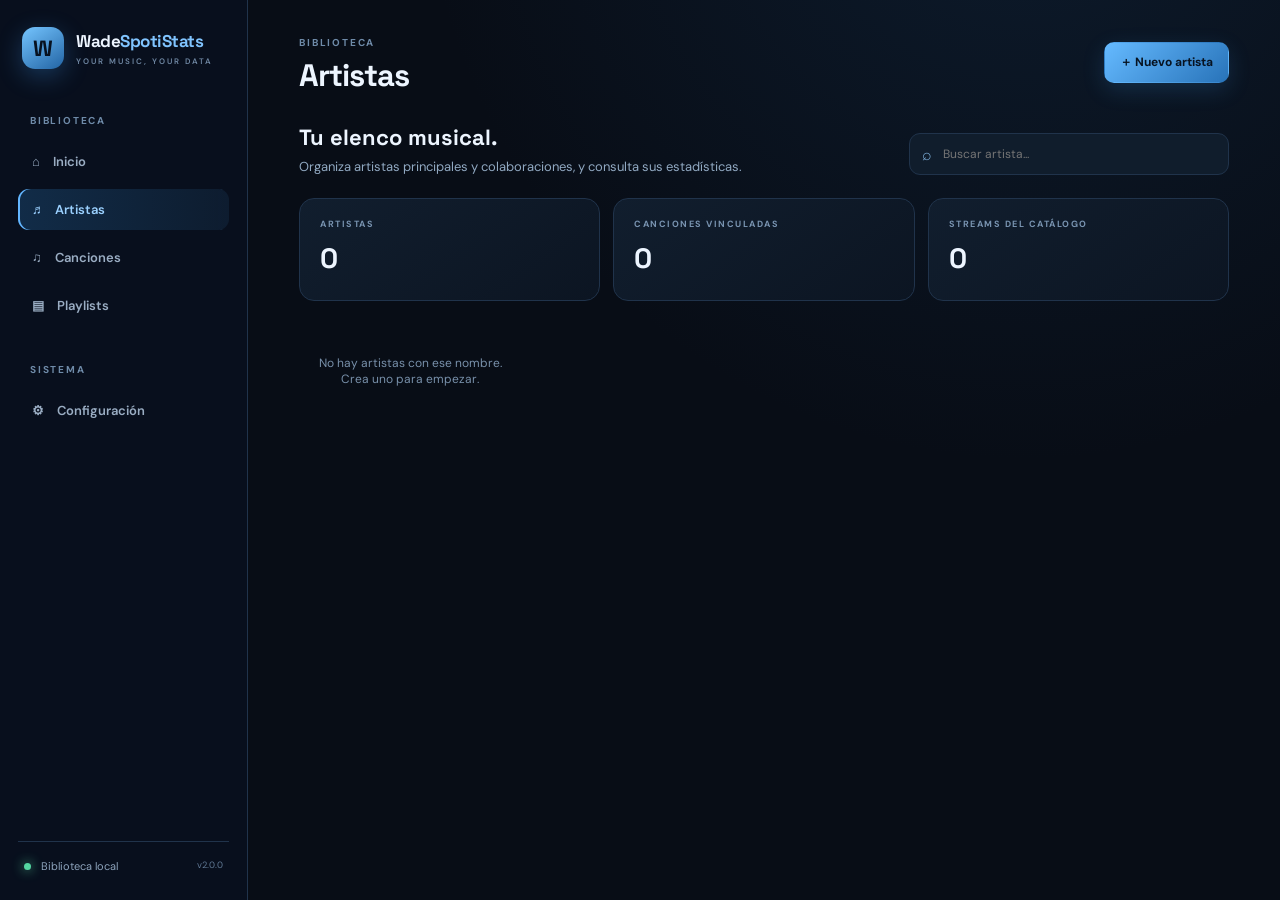
<file: artistas.html>
<!DOCTYPE html><html lang="es"><head><meta charset="UTF-8"><meta name="viewport" content="width=device-width, initial-scale=1"><meta name="theme-color" content="#080d16"><title>WadeSpotiStats | Artistas</title><link rel="icon" href="public/png/icon.png"><link rel="stylesheet" href="public/css/core.css"><link rel="stylesheet" href="public/css/artistas.css"></head><body data-page="artists">
<div class="app-shell"><aside class="sidebar" id="sidebar"><a class="brand" href="index.html"><span class="brand-mark">W</span><span>Wade<span class="brand-light">SpotiStats</span><small>YOUR MUSIC, YOUR DATA</small></span></a><nav class="nav"><span class="nav-label">BIBLIOTECA</span><a class="nav-link" href="index.html">⌂ <span>Inicio</span></a><a class="nav-link active" href="artistas.html">♬ <span>Artistas</span></a><a class="nav-link" href="track.html">♫ <span>Canciones</span></a><a class="nav-link" href="playlists.html">▤ <span>Playlists</span></a><span class="nav-label">SISTEMA</span><a class="nav-link" href="configuracion.html">⚙ <span>Configuración</span></a></nav><div class="sidebar-bottom"><span class="status-dot"></span> Biblioteca local <small>v2.0.0</small></div></aside>
<main class="main-area"><header class="topbar"><button class="icon-btn mobile-menu" id="menuToggle">☰</button><div><span class="eyebrow">BIBLIOTECA</span><h1>Artistas</h1></div><div class="top-actions"><button class="btn btn-primary" id="addArtistBtn">＋ Nuevo artista</button></div></header>
<section class="page-intro"><div><h2>Tu elenco musical.</h2><p>Organiza artistas principales y colaboraciones, y consulta sus estadísticas.</p></div><div class="search-field"><span>⌕</span><input id="artistSearch" placeholder="Buscar artista..."></div></section>
<section class="stats-grid compact"><article class="stat-card"><span>ARTISTAS</span><strong id="artistCount">0</strong></article><article class="stat-card"><span>CANCIONES VINCULADAS</span><strong id="linkedCount">0</strong></article><article class="stat-card"><span>STREAMS DEL CATÁLOGO</span><strong id="artistStreams">0</strong></article></section>
<section id="artistsGrid" class="artist-grid"></section></main></div>
<div class="modal-backdrop" id="artistModal"><form class="modal" id="artistForm"><div class="modal-head"><div><span class="eyebrow">PERFIL</span><h3 id="artistModalTitle">Nuevo artista</h3></div><button type="button" class="icon-btn" data-close>✕</button></div><input type="hidden" id="artistId"><label>Nombre<input id="artistName" required maxlength="80" placeholder="Nombre del artista"></label><label>URL de imagen<input id="artistImage" type="url" placeholder="https://..."></label><label>Descripción<textarea id="artistDescription" rows="3" placeholder="Una breve descripción (opcional)"></textarea></label><div class="modal-actions"><button type="button" class="btn btn-ghost" data-close>Cancelar</button><button class="btn btn-primary">Guardar artista</button></div></form></div>
<script src="public/js/core.js"></script><script src="public/js/artistas.js"></script></body></html>
</file>
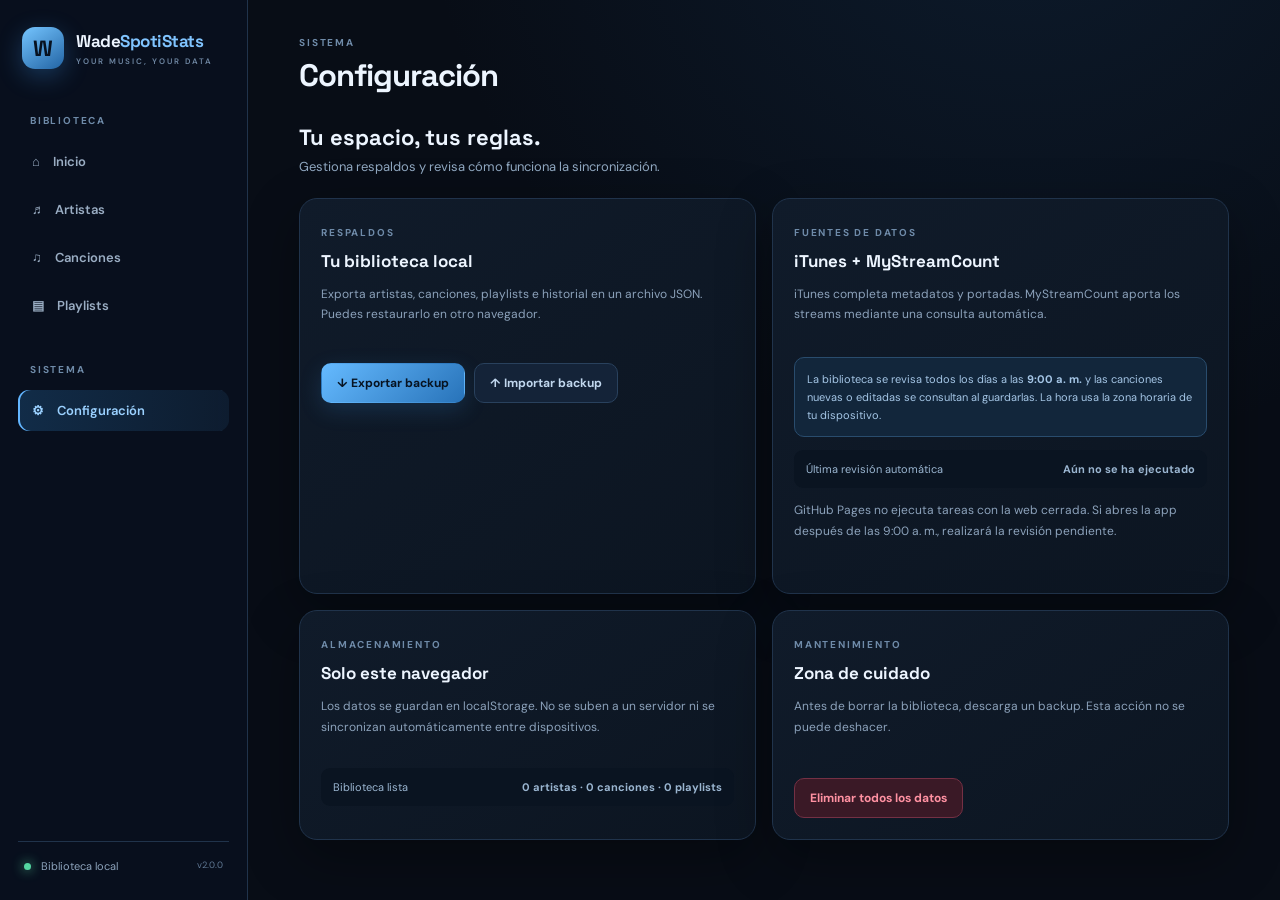
<file: configuracion.html>
<!DOCTYPE html><html lang="es"><head><meta charset="UTF-8"><meta name="viewport" content="width=device-width, initial-scale=1"><meta name="theme-color" content="#080d16"><title>WadeSpotiStats | Configuración</title><link rel="icon" href="public/png/icon.png"><link rel="stylesheet" href="public/css/core.css"><link rel="stylesheet" href="public/css/configuracion.css"></head><body data-page="settings">
<div class="app-shell"><aside class="sidebar" id="sidebar"><a class="brand" href="index.html"><span class="brand-mark">W</span><span>Wade<span class="brand-light">SpotiStats</span><small>YOUR MUSIC, YOUR DATA</small></span></a><nav class="nav"><span class="nav-label">BIBLIOTECA</span><a class="nav-link" href="index.html">⌂ <span>Inicio</span></a><a class="nav-link" href="artistas.html">♬ <span>Artistas</span></a><a class="nav-link" href="track.html">♫ <span>Canciones</span></a><a class="nav-link" href="playlists.html">▤ <span>Playlists</span></a><span class="nav-label">SISTEMA</span><a class="nav-link active" href="configuracion.html">⚙ <span>Configuración</span></a></nav><div class="sidebar-bottom"><span class="status-dot"></span> Biblioteca local <small>v2.0.0</small></div></aside>
<main class="main-area"><header class="topbar"><button class="icon-btn mobile-menu" id="menuToggle">☰</button><div><span class="eyebrow">SISTEMA</span><h1>Configuración</h1></div></header><section class="page-intro"><div><h2>Tu espacio, tus reglas.</h2><p>Gestiona respaldos y revisa cómo funciona la sincronización.</p></div></section>
<section class="settings-grid"><article class="panel settings-card"><span class="eyebrow">RESPALDOS</span><h3>Tu biblioteca local</h3><p>Exporta artistas, canciones, playlists e historial en un archivo JSON. Puedes restaurarlo en otro navegador.</p><div class="button-row"><button class="btn btn-primary" id="exportBtn">↓ Exportar backup</button><label class="btn btn-ghost file-label">↑ Importar backup<input type="file" id="importFile" accept=".json,application/json"></label></div></article><article class="panel settings-card"><span class="eyebrow">FUENTES DE DATOS</span><h3>iTunes + MyStreamCount</h3><p>iTunes completa metadatos y portadas. MyStreamCount aporta los streams mediante una consulta automática.</p><div class="notice">La biblioteca se revisa todos los días a las <strong>9:00 a. m.</strong> y las canciones nuevas o editadas se consultan al guardarlas. La hora usa la zona horaria de tu dispositivo.</div><div class="storage-meter"><span>Última revisión automática</span><strong id="dailySyncStatus">Pendiente</strong></div><p class="muted">GitHub Pages no ejecuta tareas con la web cerrada. Si abres la app después de las 9:00 a. m., realizará la revisión pendiente.</p></article><article class="panel settings-card"><span class="eyebrow">ALMACENAMIENTO</span><h3>Solo este navegador</h3><p>Los datos se guardan en localStorage. No se suben a un servidor ni se sincronizan automáticamente entre dispositivos.</p><div class="storage-meter"><span id="storageLabel">Biblioteca lista</span><strong id="storageCount">0 registros</strong></div></article><article class="panel settings-card"><span class="eyebrow">MANTENIMIENTO</span><h3>Zona de cuidado</h3><p>Antes de borrar la biblioteca, descarga un backup. Esta acción no se puede deshacer.</p><button class="btn btn-danger" id="clearDataBtn">Eliminar todos los datos</button></article></section></main></div>
<script src="public/js/core.js"></script><script src="public/js/configuracion.js"></script></body></html>
</file>
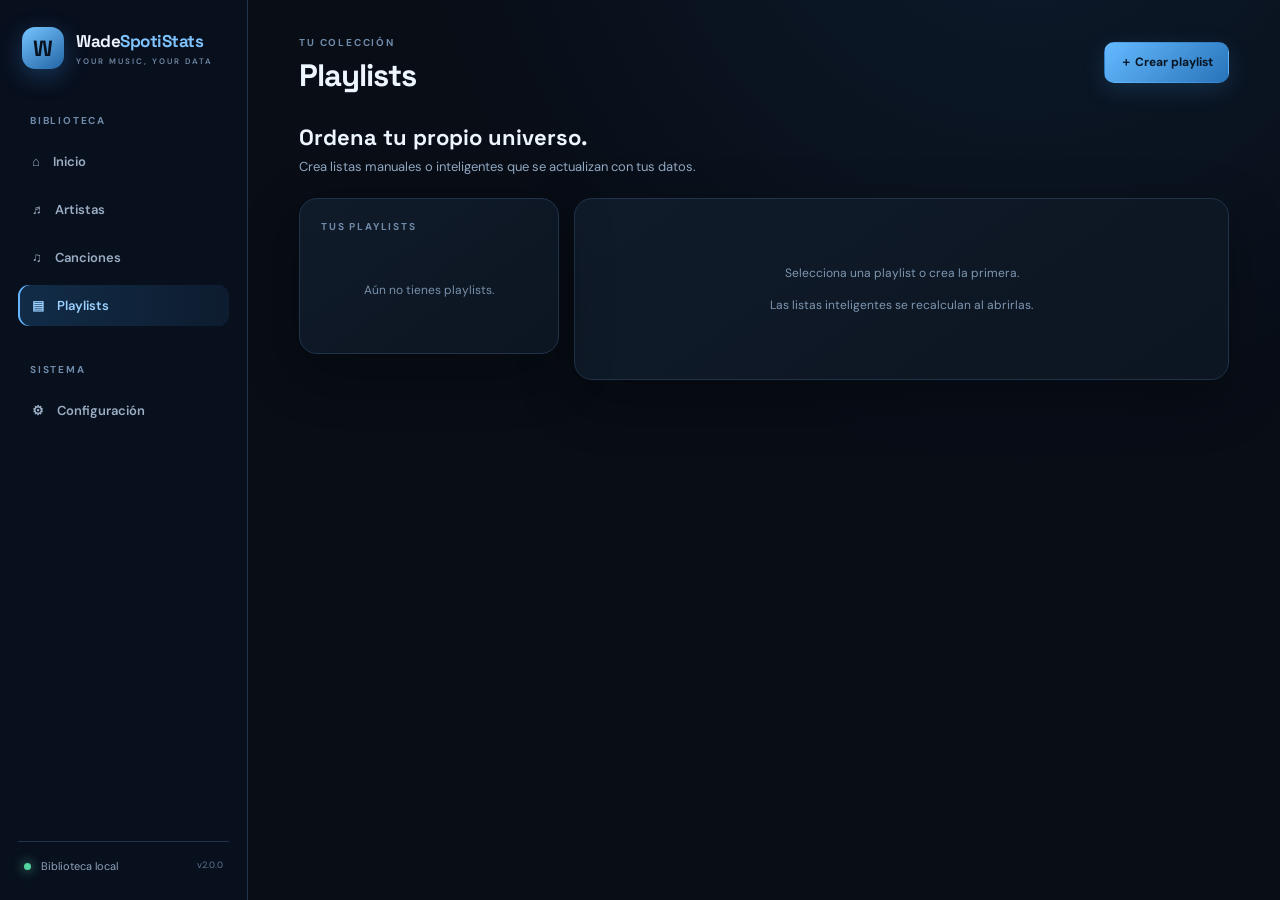
<file: playlists.html>
<!DOCTYPE html><html lang="es"><head><meta charset="UTF-8"><meta name="viewport" content="width=device-width, initial-scale=1"><meta name="theme-color" content="#080d16"><title>WadeSpotiStats | Playlists</title><link rel="icon" href="public/png/icon.png"><link rel="stylesheet" href="public/css/core.css"><link rel="stylesheet" href="public/css/playlists.css"></head><body data-page="playlists">
<div class="app-shell"><aside class="sidebar" id="sidebar"><a class="brand" href="index.html"><span class="brand-mark">W</span><span>Wade<span class="brand-light">SpotiStats</span><small>YOUR MUSIC, YOUR DATA</small></span></a><nav class="nav"><span class="nav-label">BIBLIOTECA</span><a class="nav-link" href="index.html">⌂ <span>Inicio</span></a><a class="nav-link" href="artistas.html">♬ <span>Artistas</span></a><a class="nav-link" href="track.html">♫ <span>Canciones</span></a><a class="nav-link active" href="playlists.html">▤ <span>Playlists</span></a><span class="nav-label">SISTEMA</span><a class="nav-link" href="configuracion.html">⚙ <span>Configuración</span></a></nav><div class="sidebar-bottom"><span class="status-dot"></span> Biblioteca local <small>v2.0.0</small></div></aside>
<main class="main-area"><header class="topbar"><button class="icon-btn mobile-menu" id="menuToggle">☰</button><div><span class="eyebrow">TU COLECCIÓN</span><h1>Playlists</h1></div><div class="top-actions"><button class="btn btn-primary" id="createPlaylistBtn">＋ Crear playlist</button></div></header>
<section class="page-intro"><div><h2>Ordena tu propio universo.</h2><p>Crea listas manuales o inteligentes que se actualizan con tus datos.</p></div></section>
<section class="playlist-layout"><aside class="panel playlist-sidebar"><div class="eyebrow">TUS PLAYLISTS</div><div id="playlistNav"></div></aside><section class="panel playlist-content" id="playlistContent"><div class="empty-state">Selecciona una playlist o crea la primera.</div></section></section></main></div>
<div class="modal-backdrop" id="playlistModal"><form class="modal wide-modal" id="playlistForm"><div class="modal-head"><div><span class="eyebrow">NUEVA COLECCIÓN</span><h3 id="playlistModalTitle">Crear playlist</h3></div><button type="button" class="icon-btn" data-close>✕</button></div><input type="hidden" id="playlistId"><label>Nombre<input id="playlistName" required maxlength="70" placeholder="Ej. Top global"></label><label>Descripción<textarea id="playlistDescription" rows="2" placeholder="¿Qué reúne esta playlist?"></textarea></label><label>Tipo de playlist<select id="playlistType"><option value="manual">Manual: tú eliges las canciones</option><option value="smart">Inteligente: se actualiza con reglas</option></select></label><div id="smartRules" class="smart-rules"><label>Ordenar por<select id="ruleSort"><option value="streams">Streams totales</option><option value="growth">Crecimiento registrado</option><option value="date">Fecha de lanzamiento</option><option value="title">Título</option></select></label><label>Orden<select id="ruleOrder"><option value="desc">Mayor a menor</option><option value="asc">Menor a mayor</option></select></label><label>Límite de canciones<input id="ruleLimit" type="number" min="1" max="500" value="20"></label><label>Artista (opcional)<input id="ruleArtist" placeholder="Nombre exacto del artista"></label><label>Streams mínimos<input id="ruleMin" type="number" min="0" placeholder="0"></label></div><div id="manualPicker" class="manual-picker"><div class="eyebrow">SELECCIONA CANCIONES</div><div id="manualSongOptions"></div></div><div class="modal-actions"><button type="button" class="btn btn-ghost" data-close>Cancelar</button><button class="btn btn-primary">Guardar playlist</button></div></form></div>
<script src="public/js/core.js"></script><script src="public/js/playlists.js"></script></body></html>
</file>
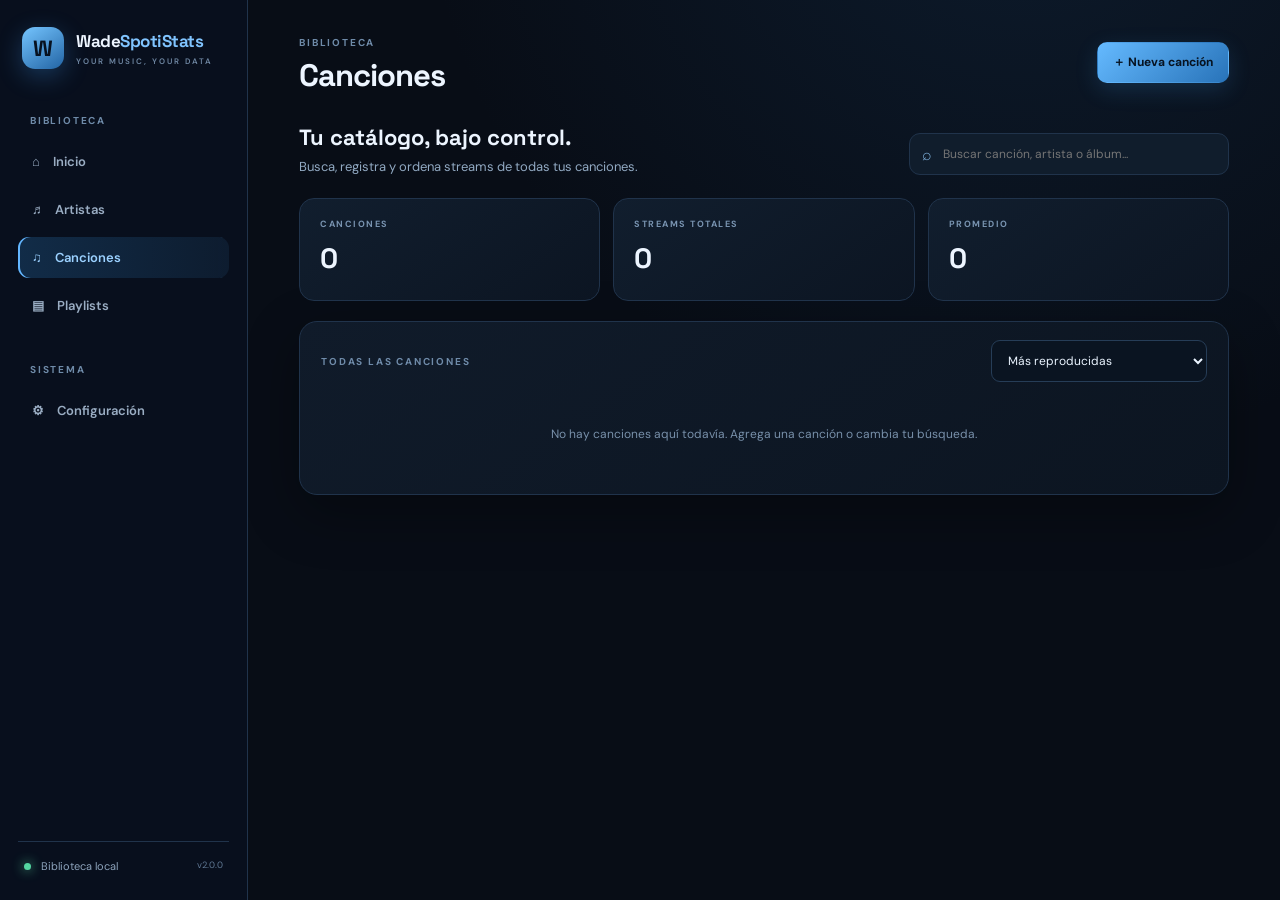
<file: track.html>
<!DOCTYPE html><html lang="es"><head><meta charset="UTF-8"><meta name="viewport" content="width=device-width, initial-scale=1"><meta name="theme-color" content="#080d16"><title>WadeSpotiStats | Canciones</title><link rel="icon" href="public/png/icon.png"><link rel="stylesheet" href="public/css/core.css"><link rel="stylesheet" href="public/css/track.css"></head><body data-page="tracks">
<div class="app-shell"><aside class="sidebar" id="sidebar"><a class="brand" href="index.html"><span class="brand-mark">W</span><span>Wade<span class="brand-light">SpotiStats</span><small>YOUR MUSIC, YOUR DATA</small></span></a><nav class="nav"><span class="nav-label">BIBLIOTECA</span><a class="nav-link" href="index.html">⌂ <span>Inicio</span></a><a class="nav-link" href="artistas.html">♬ <span>Artistas</span></a><a class="nav-link active" href="track.html">♫ <span>Canciones</span></a><a class="nav-link" href="playlists.html">▤ <span>Playlists</span></a><span class="nav-label">SISTEMA</span><a class="nav-link" href="configuracion.html">⚙ <span>Configuración</span></a></nav><div class="sidebar-bottom"><span class="status-dot"></span> Biblioteca local <small>v2.0.0</small></div></aside>
<main class="main-area"><header class="topbar"><button class="icon-btn mobile-menu" id="menuToggle">☰</button><div><span class="eyebrow">BIBLIOTECA</span><h1>Canciones</h1></div><div class="top-actions"><button class="btn btn-primary" id="addTrackBtn">＋ Nueva canción</button></div></header>
<section class="page-intro"><div><h2>Tu catálogo, bajo control.</h2><p>Busca, registra y ordena streams de todas tus canciones.</p></div><div class="search-field"><span>⌕</span><input id="trackSearch" placeholder="Buscar canción, artista o álbum..."></div></section>
<section class="stats-grid compact"><article class="stat-card"><span>CANCIONES</span><strong id="trackCount">0</strong></article><article class="stat-card"><span>STREAMS TOTALES</span><strong id="trackStreams">0</strong></article><article class="stat-card"><span>PROMEDIO</span><strong id="trackAverage">0</strong></article></section>
<section class="panel table-panel"><div class="table-toolbar"><div class="eyebrow">TODAS LAS CANCIONES</div><select id="trackSort"><option value="streams-desc">Más reproducidas</option><option value="streams-asc">Menos reproducidas</option><option value="title-asc">Título A-Z</option><option value="date-desc">Lanzamiento reciente</option><option value="growth-desc">Mayor crecimiento registrado</option></select></div><div id="tracksList" class="track-list full-list"></div></section></main></div>
<div class="modal-backdrop" id="trackModal"><form class="modal wide-modal" id="trackForm"><div class="modal-head"><div><span class="eyebrow">CATÁLOGO</span><h3 id="trackModalTitle">Nueva canción</h3></div><button type="button" class="icon-btn" data-close>✕</button></div><div class="itunes-box"><label>Autocompletar desde iTunes</label><div class="inline-search"><input id="itunesQuery" placeholder="Busca título, artista o pega enlace de Apple Music"><button type="button" class="btn btn-primary" id="itunesSearchBtn">Buscar</button></div><div id="itunesResults" class="itunes-results"></div></div>
<input type="hidden" id="trackId"><div class="form-grid"><label>Título *<input id="trackTitle" required maxlength="140"></label><label>Streams *<input id="trackStreamInput" type="number" min="0" required></label><label>Artista principal *<input id="trackArtistText" required placeholder="Nombre del artista"></label><label>Colaboradores<input id="trackCollabs" placeholder="Separados por comas"></label><label>Álbum / lanzamiento<input id="trackAlbum"></label><label>Tipo<select id="trackType"><option>Sencillo</option><option>Álbum</option><option>EP</option></select></label><label>Fecha de lanzamiento<input id="trackDate" type="date"></label><label>Portada URL<input id="trackCover" type="url" placeholder="https://..."></label><label class="span-2">Enlace Spotify<input id="trackLink" type="url" placeholder="https://open.spotify.com/track/..."></label></div><div class="modal-actions"><button type="button" class="btn btn-ghost" data-close>Cancelar</button><button class="btn btn-primary">Guardar canción</button></div></form></div>
<div class="modal-backdrop" id="detailModal"><section class="modal"><div class="modal-head"><div><span class="eyebrow">TRACK INSIGHTS</span><h3 id="detailTitle">Detalles</h3></div><button class="icon-btn" data-close>✕</button></div><div id="detailBody"></div><div class="modal-actions"><button class="btn btn-ghost" data-close>Cerrar</button></div></section></div>
<script src="public/js/core.js"></script><script src="public/js/track.js"></script></body></html>
</file>
<file: public/css/core.css>
@import url('https://fonts.googleapis.com/css2?family=DM+Sans:wght@400;500;600;700&family=Space+Grotesk:wght@500;600;700&display=swap');
:root{--bg:#080d16;--panel:#0e1725;--panel2:#121f31;--panel3:#172941;--line:#20334b;--text:#edf5ff;--muted:#879bb4;--blue:#398bd8;--blue2:#69baff;--blue-dark:#173c63;--green:#54d6a1;--danger:#ff647c;--radius:18px;--shadow:0 18px 55px #0005}
*{box-sizing:border-box}body{margin:0;background:radial-gradient(ellipse at 80% -20%,#17395c55,transparent 42%),var(--bg);color:var(--text);font-family:'DM Sans',sans-serif;min-height:100vh}button,input,select,textarea{font:inherit}button,a{ -webkit-tap-highlight-color:transparent}a{color:inherit;text-decoration:none}.app-shell{min-height:100vh}.sidebar{width:248px;position:fixed;inset:0 auto 0 0;padding:27px 18px;background:#09111eeF;border-right:1px solid var(--line);display:flex;flex-direction:column;z-index:20;backdrop-filter:blur(18px)}.brand{display:flex;align-items:center;gap:12px;font:700 17px 'Space Grotesk';letter-spacing:-.5px;margin:0 0 45px 4px}.brand-mark{width:42px;height:42px;display:grid;place-items:center;border-radius:13px;background:linear-gradient(145deg,#75c5ff,#2264a4);color:#07111f;font-size:22px;box-shadow:0 7px 25px #398bd855}.brand-light{color:#80c4ff}.brand small{display:block;color:#6f87a3;font:600 8px 'DM Sans';letter-spacing:2px;margin-top:4px}.nav{display:flex;flex-direction:column;gap:7px}.nav-label,.eyebrow{font-size:10px;letter-spacing:1.8px;font-weight:700;color:#6f8ba9}.nav-label{margin:0 0 7px 12px}.nav-label:not(:first-child){margin-top:30px}.nav-link{display:flex;align-items:center;gap:13px;padding:12px 14px;border-radius:11px;color:#9aadc3;font-size:13px;font-weight:600;transition:.2s}.nav-link:hover{background:#15263a;color:white}.nav-link.active{color:#9bd1ff;background:linear-gradient(90deg,#1c4d7a77,#18365455);box-shadow:inset 2px 0 #63b6ff}.nav-link:first-letter{font-size:18px}.sidebar-bottom{margin-top:auto;border-top:1px solid var(--line);padding:17px 6px 0;color:#8da3bc;font-size:11px}.sidebar-bottom small{float:right;color:#607995}.status-dot{display:inline-block;width:7px;height:7px;border-radius:50%;background:var(--green);margin-right:7px;box-shadow:0 0 12px #54d6a1}.main-area{margin-left:248px;padding:30px clamp(20px,4vw,58px) 40px;max-width:1700px}.topbar{display:flex;align-items:center;gap:16px;justify-content:space-between;margin-bottom:28px}.topbar h1{font:700 clamp(23px,3vw,31px) 'Space Grotesk';margin:4px 0 0;letter-spacing:-1px}.top-actions{display:flex;align-items:center;gap:9px}.btn{border:1px solid transparent;border-radius:10px;padding:11px 15px;font-size:12px;font-weight:700;cursor:pointer;display:inline-flex;align-items:center;justify-content:center;gap:8px;transition:.2s}.btn:hover{transform:translateY(-1px);filter:brightness(1.1)}.btn-primary{background:linear-gradient(135deg,#65baff,#2873b9);color:#071321;box-shadow:0 7px 22px #398bd833}.btn-ghost{background:#142338;border-color:#29415d;color:#c1d7ee}.btn-danger{background:#3a1926;border-color:#743044;color:#ff91a2}.icon-btn{border:1px solid var(--line);background:#132238;color:#a9c7e6;border-radius:10px;width:38px;height:38px;cursor:pointer}.mobile-menu{display:none}.welcome-panel{position:relative;overflow:hidden;min-height:178px;padding:30px 34px;border:1px solid #2a5278;border-radius:22px;background:linear-gradient(112deg,#142b43,#102033 60%,#122b45);display:flex;align-items:center;justify-content:space-between;margin-bottom:20px}.welcome-panel h2{font:700 clamp(21px,3vw,29px) 'Space Grotesk';margin:12px 0 8px;letter-spacing:-.8px}.welcome-panel p,.page-intro p{color:#91a9c2;font-size:13px;margin:0}.welcome-orb{width:120px;height:120px;border-radius:35px;display:grid;place-items:center;font-size:66px;color:#a5d8ff;background:linear-gradient(145deg,#398bd844,#172d48);border:1px solid #5a9bd355;transform:rotate(9deg);box-shadow:0 0 55px #398bd822}.stats-grid{display:grid;grid-template-columns:repeat(4,minmax(0,1fr));gap:13px;margin-bottom:20px}.stats-grid.compact{grid-template-columns:repeat(3,minmax(0,1fr))}.stat-card{padding:19px 20px;background:linear-gradient(145deg,#111e2e,#0c1522);border:1px solid var(--line);border-radius:15px;min-width:0}.stat-card span{display:block;color:#7994b1;font-size:9px;letter-spacing:1.5px;font-weight:700}.stat-card strong{display:block;font:700 clamp(21px,2.5vw,28px) 'Space Grotesk';margin:10px 0 5px;overflow:hidden;text-overflow:ellipsis;white-space:nowrap}.stat-card small{font-size:10px;color:#7188a2}.stat-card .stat-top{font-size:17px}.content-grid{display:grid;grid-template-columns:1.45fr 1fr;gap:16px;margin-bottom:17px}.panel{background:linear-gradient(145deg,#101b2a,#0c1521);border:1px solid var(--line);border-radius:var(--radius);padding:21px;min-width:0;box-shadow:var(--shadow)}.panel-heading,.modal-head{display:flex;align-items:center;justify-content:space-between;gap:15px}.panel-heading h3,.modal-head h3,.settings-card h3{font:700 17px 'Space Grotesk';margin:5px 0 0}.text-link{color:#7ebeff;font-size:11px;font-weight:700}.chart-wrap{height:230px;position:relative;margin-top:18px}.empty-state{padding:34px 16px;text-align:center;color:#7890aa;font-size:12px}.mini-list{display:flex;flex-direction:column;gap:10px;margin-top:19px}.mini-artist{display:flex;align-items:center;gap:11px}.mini-artist img,.avatar-fallback{width:38px;height:38px;border-radius:12px;object-fit:cover;background:#1c3653;display:grid;place-items:center;color:#8dcaff;font-weight:700}.mini-artist div:nth-child(2){min-width:0;flex:1}.mini-artist strong{display:block;font-size:12px}.mini-artist small{color:#7991aa;font-size:10px}.mini-artist b{font-size:11px;color:#9bcfff}.track-list{display:flex;flex-direction:column}.track-row{display:grid;grid-template-columns:38px minmax(0,1fr) auto auto;gap:13px;align-items:center;padding:12px 2px;border-bottom:1px solid #1c2b3d}.track-row:last-child{border-bottom:0}.track-cover{width:38px;height:38px;border-radius:9px;object-fit:cover;background:#1b2d42}.track-meta{min-width:0}.track-meta strong{display:block;font-size:12px;white-space:nowrap;overflow:hidden;text-overflow:ellipsis}.track-meta small{display:block;color:#8096af;font-size:10px;margin-top:4px}.track-streams{font:600 12px 'Space Grotesk';color:#b8dfff;white-space:nowrap}.row-actions{display:flex;gap:5px}.row-actions button{border:1px solid #29415d;background:#142338;color:#9bcaff;border-radius:8px;padding:6px 8px;cursor:pointer;font-size:11px}.page-intro{display:flex;justify-content:space-between;align-items:end;gap:20px;margin:5px 0 23px}.page-intro h2{font:700 22px 'Space Grotesk';margin:0 0 7px}.search-field{display:flex;align-items:center;gap:9px;background:#101d2c;border:1px solid var(--line);border-radius:11px;padding:0 12px;min-width:min(320px,100%);height:42px;color:#7daed9}.search-field input{border:0;outline:0;background:transparent;color:var(--text);width:100%;font-size:12px}.footer-note{color:#536b84;text-align:center;font-size:10px;padding:25px}.modal-backdrop{position:fixed;inset:0;background:#02060dc9;backdrop-filter:blur(8px);display:none;align-items:center;justify-content:center;padding:20px;z-index:50;overflow:auto}.modal-backdrop.open{display:flex}.modal{width:min(520px,100%);max-height:92vh;overflow:auto;background:#101c2b;border:1px solid #2d4b6b;border-radius:19px;padding:23px;box-shadow:0 25px 90px #000a;display:flex;flex-direction:column;gap:15px}.wide-modal{width:min(760px,100%)}.modal-head{margin-bottom:4px}.modal label{display:flex;flex-direction:column;gap:7px;color:#9eb5ce;font-size:11px;font-weight:700}.modal input,.modal select,.modal textarea,.table-toolbar select{width:100%;background:#0a1421;border:1px solid #263d57;color:#eaf4ff;border-radius:9px;padding:11px 12px;outline:none;font-size:12px}.modal input:focus,.modal textarea:focus,.modal select:focus{border-color:#55a9f2;box-shadow:0 0 0 3px #398bd822}.modal-actions{display:flex;justify-content:flex-end;gap:9px;margin-top:7px}.form-grid{display:grid;grid-template-columns:1fr 1fr;gap:13px}.span-2{grid-column:span 2}.notice{border:1px solid #294c6d;background:#12263b;padding:12px;border-radius:10px;color:#a5c6e6;font-size:11px;line-height:1.6;margin:13px 0}.button-row{display:flex;gap:9px;flex-wrap:wrap}.file-label{position:relative;overflow:hidden}.file-label input{position:absolute;inset:0;opacity:0;cursor:pointer}.settings-grid{display:grid;grid-template-columns:repeat(2,minmax(0,1fr));gap:16px}.settings-card p{font-size:12px;color:#8ca2bb;line-height:1.7;min-height:60px}.storage-meter{display:flex;justify-content:space-between;padding:12px;background:#0a1421;border-radius:9px;color:#9bb6d1;font-size:11px;margin-top:12px}.settings-card .btn{margin-top:7px}
@media(max-width:1000px){.sidebar{width:215px}.main-area{margin-left:215px;padding:25px 22px}.stats-grid{grid-template-columns:repeat(2,minmax(0,1fr))}.content-grid{grid-template-columns:1fr}.settings-grid{grid-template-columns:1fr}}
@media(max-width:700px){.sidebar{transform:translateX(-105%);transition:.25s;width:255px;box-shadow:var(--shadow)}.sidebar.open{transform:translateX(0)}.main-area{margin-left:0;padding:18px 14px 30px}.mobile-menu{display:block}.topbar{align-items:flex-start;flex-wrap:wrap;margin-bottom:20px}.topbar>div:nth-child(2){flex:1}.top-actions{width:100%;justify-content:flex-end;flex-wrap:wrap}.top-actions .btn{padding:9px 11px;font-size:10px}.welcome-panel{padding:23px;min-height:150px}.welcome-orb{width:75px;height:75px;font-size:42px;border-radius:24px}.stats-grid,.stats-grid.compact{grid-template-columns:repeat(2,minmax(0,1fr));gap:9px}.stat-card{padding:15px}.stat-card strong{font-size:22px}.page-intro{align-items:stretch;flex-direction:column}.search-field{min-width:0;width:100%}.track-row{grid-template-columns:36px minmax(0,1fr) auto}.track-row .row-actions{grid-column:2/4}.track-streams{font-size:10px}.panel{padding:16px}.form-grid{grid-template-columns:1fr}.span-2{grid-column:auto}.modal{padding:18px}.button-row .btn{flex:1}}
</file>
<file: public/css/artistas.css>
.artist-grid{display:grid;grid-template-columns:repeat(auto-fill,minmax(220px,1fr));gap:14px}.artist-card{overflow:hidden;border:1px solid var(--line);border-radius:17px;background:linear-gradient(145deg,#13243a,#0d1724);transition:.2s}.artist-card:hover{transform:translateY(-3px);border-color:#477fb3}.artist-banner{height:105px;background:radial-gradient(circle at 70% 20%,#4c9fe777,transparent 55%),linear-gradient(130deg,#183858,#101a2a);position:relative}.artist-avatar{position:absolute;left:17px;bottom:-29px;width:68px;height:68px;border-radius:18px;border:3px solid #101b2a;object-fit:cover;background:#1b3550}.artist-initial{position:absolute;left:17px;bottom:-29px;width:68px;height:68px;border-radius:18px;border:3px solid #101b2a;background:#1b3d60;display:grid;place-items:center;font:700 27px 'Space Grotesk';color:#9bd2ff}.artist-card-body{padding:39px 17px 17px}.artist-card h3{font:700 16px 'Space Grotesk';margin:0 0 5px}.artist-card p{font-size:10px;color:#839ab3;min-height:30px;line-height:1.5}.artist-metrics{display:flex;justify-content:space-between;border-top:1px solid #23364c;padding-top:12px;margin-top:12px}.artist-metrics span{font-size:10px;color:#829ab4}.artist-metrics strong{display:block;color:#b9ddff;font-size:13px;margin-top:4px}.artist-card-actions{display:flex;gap:7px;margin-top:13px}.artist-card-actions button{flex:1;border:1px solid #2b4967;background:#14263a;color:#9ccfff;border-radius:8px;padding:8px;cursor:pointer;font-size:10px}.artist-card-actions .delete{color:#ff8295;border-color:#603044}
</file>
<file: public/css/configuracion.css>
.settings-card{min-height:230px}.settings-card h3{margin-top:9px}.settings-card .notice{line-height:1.65}.settings-card .btn-danger{margin-top:10px}
</file>
<file: public/css/playlists.css>
.playlist-layout{display:grid;grid-template-columns:260px minmax(0,1fr);gap:15px;align-items:start}.playlist-sidebar{position:sticky;top:20px}.playlist-sidebar #playlistNav{display:grid;gap:7px;margin-top:15px}.playlist-nav-item{display:flex;align-items:center;gap:10px;padding:11px;border-radius:10px;border:1px solid transparent;background:transparent;color:#9db2ca;text-align:left;cursor:pointer;font-size:11px}.playlist-nav-item.active,.playlist-nav-item:hover{background:#172c43;border-color:#2b4b6b;color:#c4e3ff}.playlist-nav-item b{margin-left:auto;color:#80bfff;font-size:10px}.playlist-hero{display:flex;gap:17px;align-items:end;padding:17px;background:linear-gradient(120deg,#193b5c,#101c2c);border:1px solid #2b5276;border-radius:14px;margin-bottom:17px}.playlist-art{width:105px;height:105px;border-radius:13px;display:grid;place-items:center;font-size:48px;background:linear-gradient(145deg,#5bb4ff,#163b60);color:#081321;flex-shrink:0}.playlist-hero h2{font:700 22px 'Space Grotesk';margin:7px 0}.playlist-hero p{font-size:11px;color:#9bb3cb;margin:0 0 7px}.playlist-meta{font-size:10px;color:#7fa8ce}.playlist-controls{display:flex;align-items:center;justify-content:space-between;gap:10px;margin-bottom:8px}.playlist-controls select{background:#0a1421;color:#d9eaff;border:1px solid #29415d;border-radius:8px;padding:8px;font-size:10px}.smart-rules{display:grid;grid-template-columns:1fr 1fr;gap:12px;padding:13px;background:#0b1725;border:1px solid #263e58;border-radius:11px}.smart-rules label:last-child{grid-column:span 2}.manual-picker{max-height:230px;overflow:auto;border:1px solid #263e58;border-radius:11px;padding:12px}.manual-picker #manualSongOptions{display:grid;gap:7px;margin-top:9px}.song-check{display:flex!important;flex-direction:row!important;align-items:center;gap:9px!important;padding:7px;background:#122238;border-radius:8px}.song-check input{width:auto!important}.song-check span{font-weight:500;color:#d5e7fa}.playlist-empty{padding:45px 10px;text-align:center;color:#7f97b1;font-size:12px}@media(max-width:800px){.playlist-layout{grid-template-columns:1fr}.playlist-sidebar{position:static}.playlist-sidebar #playlistNav{grid-template-columns:repeat(2,1fr)}.playlist-hero{align-items:center}.playlist-art{width:78px;height:78px;font-size:35px}.smart-rules{grid-template-columns:1fr}.smart-rules label:last-child{grid-column:auto}}
</file>
<file: public/css/track.css>
.table-panel{padding:18px 21px}.table-toolbar{display:flex;align-items:center;justify-content:space-between;gap:15px;margin-bottom:10px}.table-toolbar select{width:auto;min-width:190px}.full-list .track-row{grid-template-columns:42px minmax(0,1fr) minmax(95px,auto) auto}.full-list .track-cover{width:42px;height:42px}.full-list .row-actions{white-space:nowrap}.itunes-box{background:#0b1725;border:1px solid #263f5b;border-radius:12px;padding:13px}.itunes-box>label{display:block;color:#8fcaff;margin-bottom:9px}.inline-search{display:flex;gap:8px}.inline-search input{flex:1}.itunes-results{display:grid;gap:7px;margin-top:9px}.itunes-result{display:flex;align-items:center;gap:9px;padding:8px;background:#14253a;border:1px solid #263e59;border-radius:9px;cursor:pointer;text-align:left;color:#e8f3ff}.itunes-result img{width:40px;height:40px;border-radius:7px;object-fit:cover}.itunes-result span{font-size:11px}.itunes-result small{display:block;color:#8ca4bd;margin-top:3px}.detail-cover{width:76px;height:76px;border-radius:13px;object-fit:cover}.detail-head{display:flex;gap:13px;align-items:center}.detail-head h4{margin:0 0 5px;font:700 17px 'Space Grotesk'}.detail-head p{margin:0;color:#8ca4bd;font-size:11px}.detail-stats{display:grid;grid-template-columns:1fr 1fr;gap:8px;margin:15px 0}.detail-stat{background:#0b1725;padding:12px;border-radius:10px}.detail-stat small{display:block;color:#8098b2;font-size:9px}.detail-stat strong{display:block;margin-top:5px;color:#b8dcff;font:700 16px 'Space Grotesk'}@media(max-width:700px){.table-toolbar{align-items:stretch;flex-direction:column}.table-toolbar select{width:100%}.full-list .track-row{grid-template-columns:38px minmax(0,1fr) auto}.full-list .row-actions{grid-column:2/4}}
</file>
